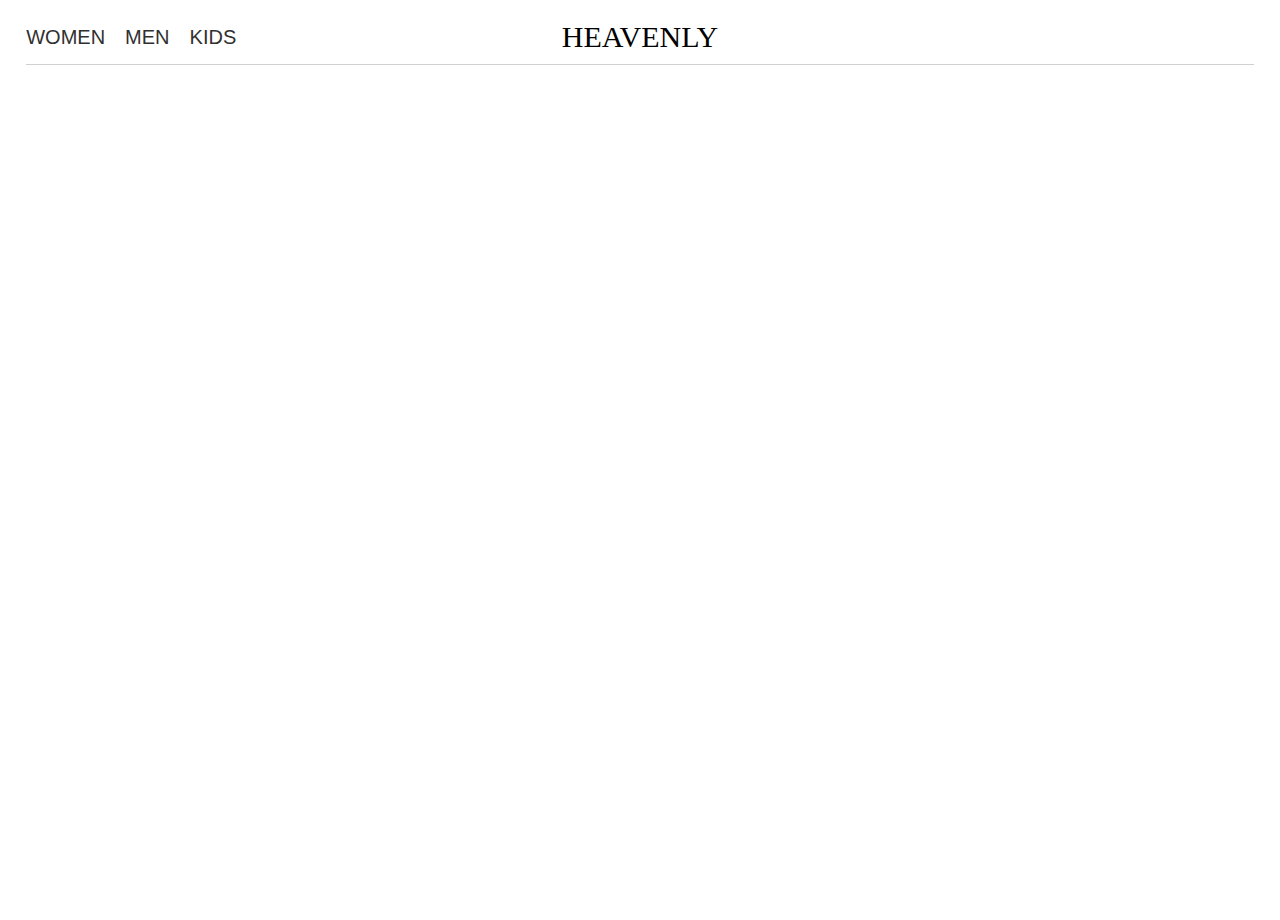
<file: routes/cart.html>
<!DOCTYPE html>
<html lang="en">
<head>
    <meta charset="UTF-8">
    <meta name="viewport" content="width=device-width, initial-scale=1.0">
    <title>Cart</title>
    <link rel="stylesheet" href="../global.css">
    <link rel="stylesheet" href="../css/nav.css">
</head>
<body>
         <!-- Nav Bar    |nav.css | nav.js | -->
         <nav>
            <div id="leftNav">
              <li>WOMEN</li>
              <li>MEN</li>
              <li>KIDS</li>
            </div>
            <div id="centerNav"><a href="/" style="color: black;">HEAVENLY</a></div>
            <div id="rightNav">
              <i class="ri-search-line"></i>
              <i class="ri-account-circle-line"></i>
              <i class="ri-heart-line"></i>
              <i class="ri-shopping-cart-line"></i>
            </div>
          </nav> 




          <!-- Cart Product -->
          <div id="cartCard">
            
          </div>
</body>
</html>
</file>
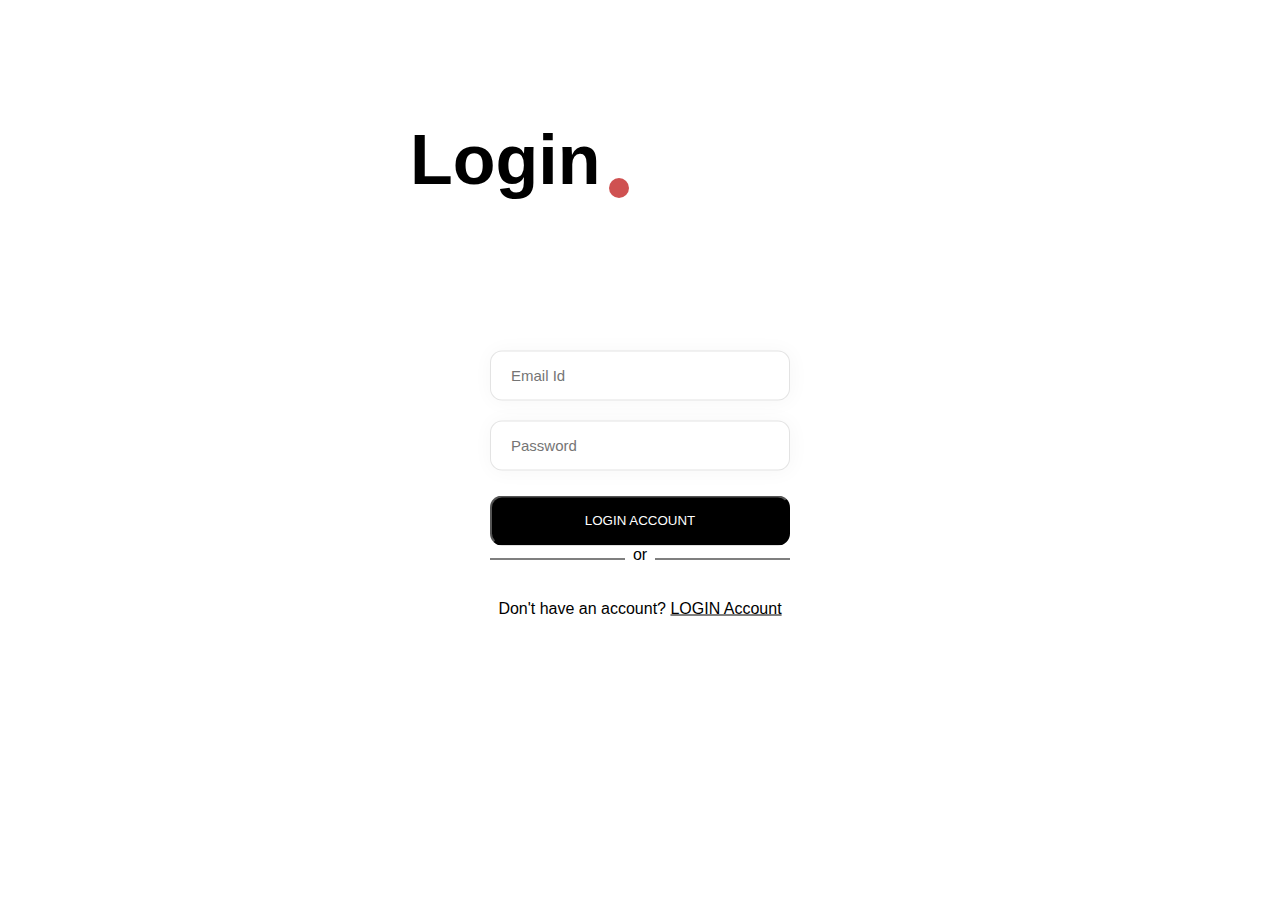
<file: routes/authPages/login.html>
<!DOCTYPE html>
<html lang="en">
<head>
    <meta charset="UTF-8">
    <meta name="viewport" content="width=device-width, initial-scale=1.0">
    <title>Document</title>
    <link rel="stylesheet" href="signup.css">
    <link rel="stylesheet" href="../../global.css">
</head>
<body>
    <div id="signup">
        <div id="card">
            <h1>Login</h1>
            <form id="form" method="post" action="/login">
                <input type="email" placeholder="Email Id" required>
                <input type="password" placeholder="Password" required>
                <button id="signUp" type="submit">
                    <span id="titleAcc">LOGIN ACCOUNT</span>
                    <div id="loading" class="loading-spinner"></div>
                </button>
                <span id="or">or</span> 
                <p class="alreaady">Don't have an account? 
                    <a style="color: black; text-decoration: underline;" href="./signup.html">
  LOGIN Account</a></p>
            </form>
          
        </div>
    </div>
   <script src="./login.js"></script>
</body>
</html>
</file>
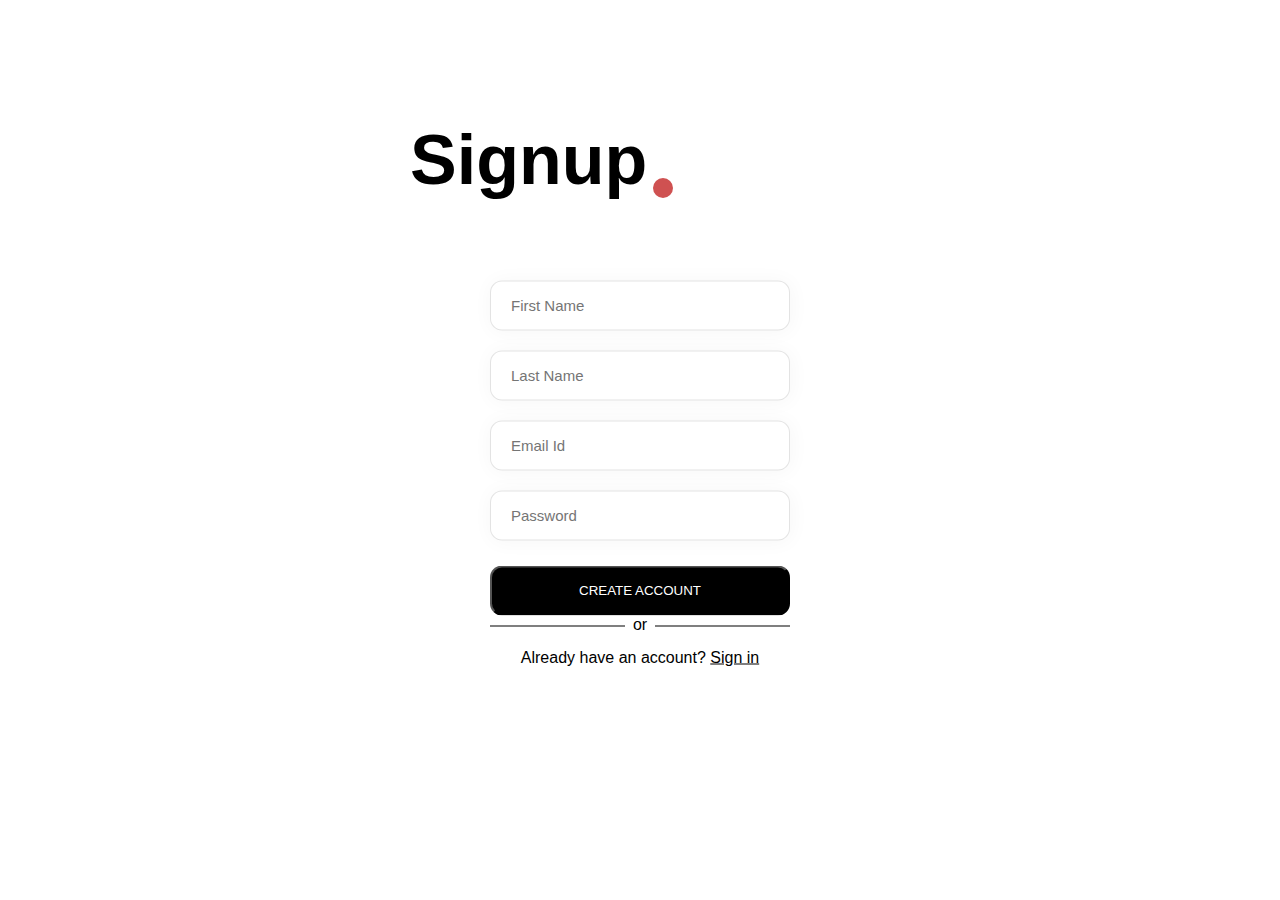
<file: routes/authPages/signup.html>
<!DOCTYPE html>
<html lang="en">
<head>
    <meta charset="UTF-8">
    <meta name="viewport" content="width=device-width, initial-scale=1.0">
    <title>Document</title>
    <link rel="stylesheet" href="signup.css">
    <link rel="stylesheet" href="../../global.css">
</head>
<body>
    <div id="signup">
        <div id="card">
            <h1>Signup</h1>
            <form id="form" method="post" action="/signup">
                <input type="text" placeholder="First Name" required>
                <input type="text" placeholder="Last Name" required>
                <input
                id="email" type="email" placeholder="Email Id" required>
                <input type="password" placeholder="Password" required>
                <button id="signUp" type="submit">
                    <span id="titleAcc">CREATE ACCOUNT</span>
                    <div id="loading" class="loading-spinner"></div>
                    </button>
                    
                <span id="or">or</span> 
                <p class="alreaady">Already have an account? 
                   <a style="color: black; text-decoration: underline;" href="./login.html">
 Sign in</a></p>
            </form>
        </div>
    </div>


    <script src="./Signup.js"></script>
</body>
</html>
</file>
<file: global.css>
*{
    user-select: none;
    margin: 0;
    padding: 0;
    box-sizing: border-box;
}
html, body{
    height: 100vh;
    width: 100%;
    padding: 0;
    margin: 0;
}
body{
    overflow-x: hidden;
}

a{
    color: aliceblue;
    text-decoration: none;
}
</file>
<file: css/nav.css>
nav{
    margin: 20px;
    display: grid;
    grid-template-columns: 33% 33% 33%;
    place-content: center;
}

#leftNav{
    font-family: "Roboto", sans-serif;
    display: flex;
    align-items: center;
    list-style: none;
    gap: 20px;
    font-size: 20px;
   color: rgb(49, 48, 48);
}
#centerNav{
    font-style: normal;
    font-size: 30px;
    display: flex;
    justify-content: center;
}
#rightNav{
    text-align: right;
    display: flex;
    align-items: center;
    justify-content: right;
    gap: 20px;
    font-size: 30px;
   color: rgb(78, 78, 78);

}

nav::after{
    grid-column-start: 1;
    grid-column-end: 4;
    content: "";
    height: 1px;
    width: 100%;
    background-color: rgba(128, 128, 128, 0.37);
    margin-top: 10px;
}

@media screen and (max-width:704px) {
    #leftNav{
        display: none;
    }
    #rightNav{
        display: none;
    }
    nav{
        grid-template-columns: 100%;
    }
}

#navLabel{
    font-family: "Roboto", sans-serif;
    margin: 20px;
    font-size: 14px;
    font-weight: 400;
    color: rgb(71, 71, 71);
}
</file>
<file: routes/authPages/signup.css>
#signup{
    font-family: "Roboto", sans-serif;
    position: relative;
    width: 100%;
    height: 100%;
    display: flex;
    justify-content: center;
    background-color: rgb(255, 255, 255);
}

/* change 17/05/24 */
#signup #card{
    text-align: center;
    overflow: hidden;
    position: relative;
    margin: 100px 20px 20px 20px ;
    max-width: 500px;
    height: 70%;
    width: 100%;
    border-radius: 22px;
}

#signup #card h1{
    position: absolute;
    color: rgb(0, 0, 0);
    padding: 20px;
    font-size: 70px;
}
#signup #card h1::after{
    content: "";
    height: 20px;
    width: 20px;
    background-color: rgb(207, 81, 81);
    position: absolute;
    top: 65%;
    left: 95%;
    border-radius: 50%;
}
form{
    position: absolute;
    top: 55%;
    left: 50%;
    transform: translate(-50%, -50%);

}

input{
  
    border: 0.1px solid rgba(0, 0, 0, 0.11);
    margin-top: 20px;
    width: 300PX;
    height: 50PX;
    border-radius: 12PX;
    background-color: rgba(255, 255, 255, 0.062);
    padding-left: 20px;
    font-size: 15px;
    font-weight: 100;
    color: rgb(0, 0, 0);
    box-shadow: 1px 1px 20px 1px rgba(0, 0, 0, 0.034);
}
form button{
    display: flex;
    align-items: center;
    justify-content: center;
    color: white;
    background-color: black;
    /* border: none; */
    padding: 10px;
    width: 100%;
    height: 50px;
    margin-top: 25PX;
    border-radius: 12px;
}
input:focus {
    outline: none; /* Remove default focus outline */
  }



  p{
    position: absolute;
    top: 85%;
    left: 50%;
    font-weight: 100;
    transform: translate(-50%, -50%);
    color: rgb(207, 206, 206);
}
p span{
    text-decoration: underline;
  }

  #or::before{
    content: "";
    height: 1px;
    width: 45%;
    background-color: black;
    position: absolute;
    left: 0;
    top: 98%;
  }
  #or::after{
    content: "";
    height: 1px;
    width: 45%;
    background-color: black;
    position: absolute;
    left: 55%;
    top: 98%;
  }

  .alreaady{
    color: black;
    margin-top: 80px;
    width: 100%;
  }

  .loading-spinner {
    display: none;
    width: 40px;
    height: 40px;
    border: 4px solid rgba(0, 0, 0, 0.1);
    border-left-color: #7983ff;
    border-radius: 50%;
    animation: spin 0.6s linear infinite;
  }
  
  @keyframes spin {
    to {
      transform: rotate(360deg);
    }
  }
  

  #submit{
    display: flex;
    align-items: center;
    justify-content: center;
  }
</file>
